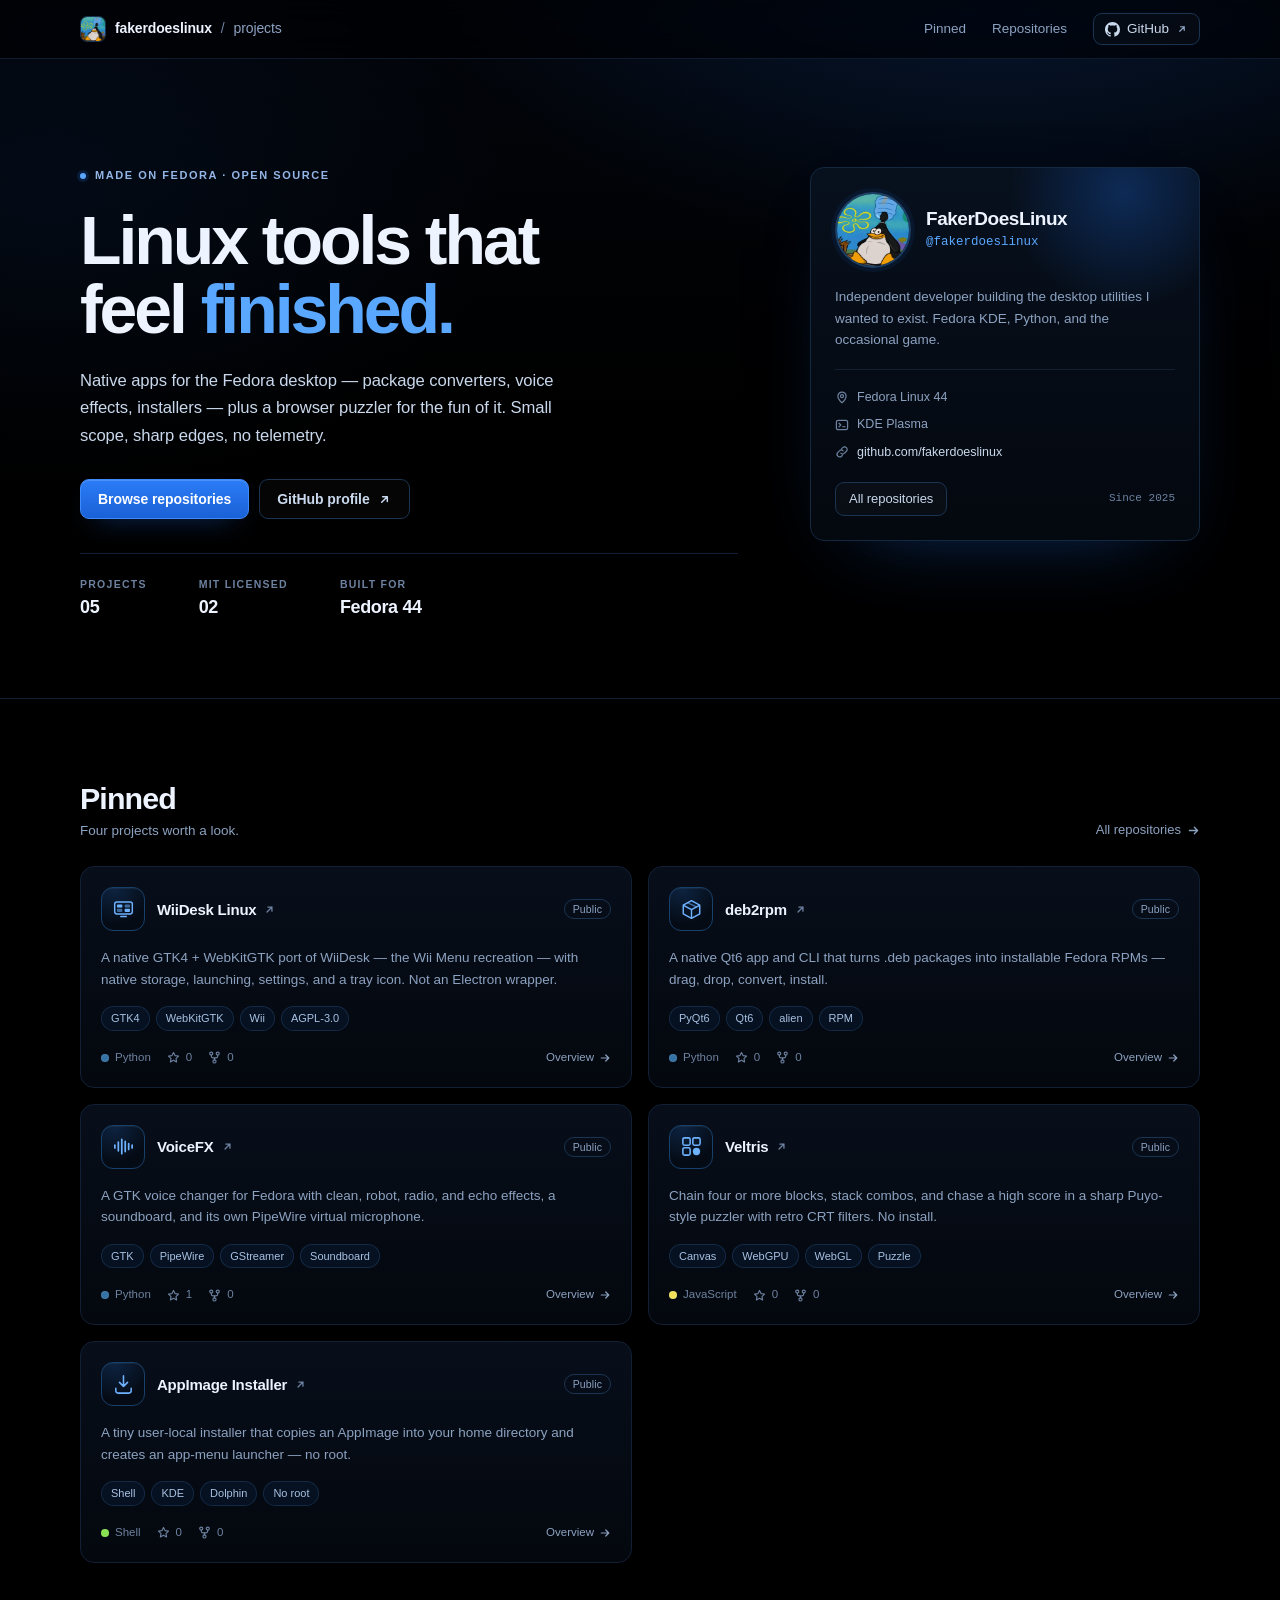
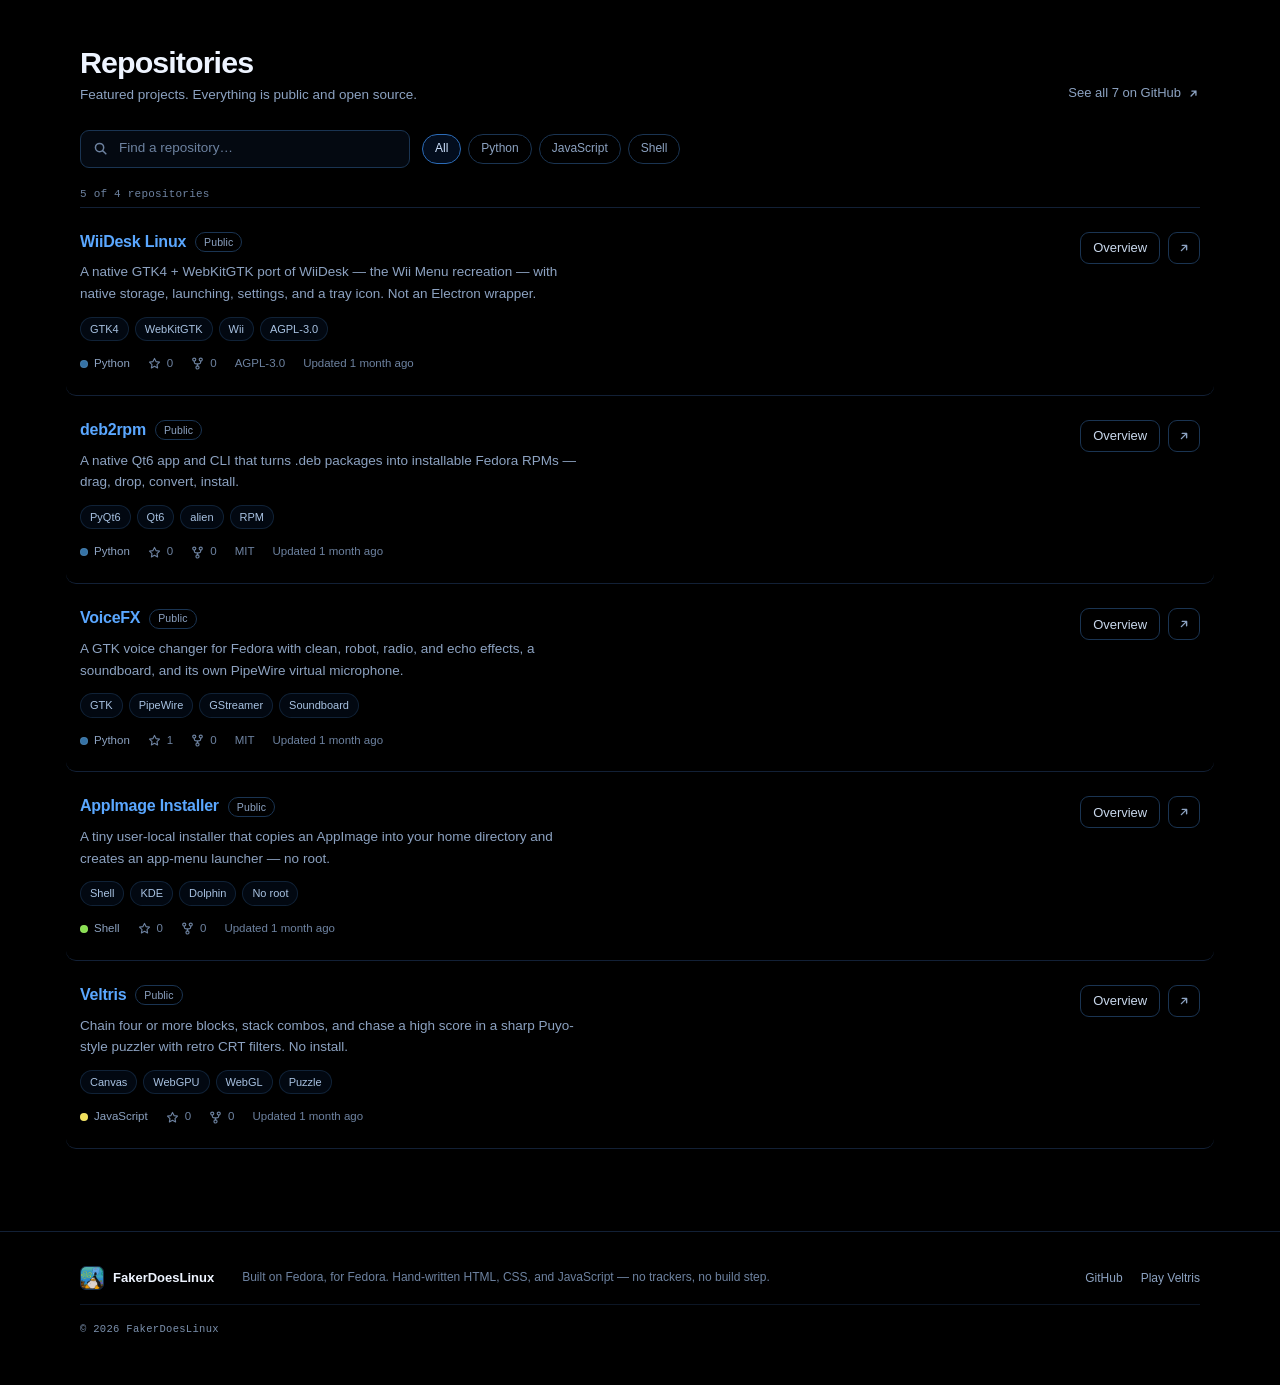
<file: index.html>
<!doctype html>
<html lang="en" class="no-js">
<head>
  <meta charset="utf-8">
  <meta name="viewport" content="width=device-width, initial-scale=1">
  <title>FakerDoesLinux — Linux tools, built natively</title>
  <meta name="description" content="Native apps for the Fedora desktop: a Debian-to-RPM converter, PipeWire voice effects, an AppImage installer, and a browser puzzler. Open source, no telemetry.">
  <meta name="theme-color" content="#000000">
  <meta name="color-scheme" content="dark">
  <meta property="og:type" content="website">
  <meta property="og:title" content="FakerDoesLinux — Linux tools, built natively">
  <meta property="og:description" content="Package converters, voice effects, installers, and a browser puzzler. Built on Fedora, for Fedora.">
  <meta property="og:image" content="assets/avatar.jpg">
  <link rel="icon" href="assets/favicon.svg" type="image/svg+xml">
  <link rel="stylesheet" href="assets/styles.css">
  <script>document.documentElement.classList.replace('no-js', 'js');</script>
</head>
<body>
  <a class="skip-link" href="#main">Skip to content</a>

  <!-- Icon sprite -->
  <svg xmlns="http://www.w3.org/2000/svg" class="sprite" aria-hidden="true" focusable="false">
    <symbol id="i-github" viewBox="0 0 16 16">
      <path fill="currentColor" d="M8 0C3.58 0 0 3.58 0 8c0 3.54 2.29 6.53 5.47 7.59.4.07.55-.17.55-.38 0-.19-.01-.82-.01-1.49-2.01.37-2.53-.49-2.69-.94-.09-.23-.48-.94-.82-1.13-.28-.15-.68-.52-.01-.53.63-.01 1.08.58 1.23.82.72 1.21 1.87.87 2.33.66.07-.52.28-.87.51-1.07-1.78-.2-3.64-.89-3.64-3.95 0-.87.31-1.59.82-2.15-.08-.2-.36-1.02.08-2.12 0 0 .67-.21 2.2.82.64-.18 1.32-.27 2-.27.68 0 1.36.09 2 .27 1.53-1.04 2.2-.82 2.2-.82.44 1.1.16 1.92.08 2.12.51.56.82 1.27.82 2.15 0 3.07-1.87 3.75-3.65 3.95.29.25.54.73.54 1.48 0 1.07-.01 1.93-.01 2.2 0 .21.15.46.55.38A8.012 8.012 0 0 0 16 8c0-4.42-3.58-8-8-8Z"/>
    </symbol>
    <symbol id="i-arrow-right" viewBox="0 0 16 16">
      <path d="M3 8h10M9 4l4 4-4 4" fill="none" stroke="currentColor" stroke-width="1.6" stroke-linecap="round" stroke-linejoin="round"/>
    </symbol>
    <symbol id="i-arrow-up-right" viewBox="0 0 16 16">
      <path d="M5 11 11 5M6 5h5v5" fill="none" stroke="currentColor" stroke-width="1.6" stroke-linecap="round" stroke-linejoin="round"/>
    </symbol>
    <symbol id="i-search" viewBox="0 0 16 16">
      <circle cx="7" cy="7" r="4.4" fill="none" stroke="currentColor" stroke-width="1.6"/>
      <path d="m10.4 10.4 3.3 3.3" fill="none" stroke="currentColor" stroke-width="1.6" stroke-linecap="round"/>
    </symbol>
    <symbol id="i-star" viewBox="0 0 16 16">
      <path d="m8 1.8 1.9 3.85 4.25.62-3.07 3 .72 4.23L8 11.5l-3.8 2 .72-4.23-3.07-3 4.25-.62L8 1.8Z" fill="none" stroke="currentColor" stroke-width="1.4" stroke-linejoin="round"/>
    </symbol>
    <symbol id="i-fork" viewBox="0 0 16 16">
      <circle cx="4" cy="3.2" r="1.9" fill="none" stroke="currentColor" stroke-width="1.4"/>
      <circle cx="12" cy="3.2" r="1.9" fill="none" stroke="currentColor" stroke-width="1.4"/>
      <circle cx="8" cy="12.8" r="1.9" fill="none" stroke="currentColor" stroke-width="1.4"/>
      <path d="M4 5.1v1.2c0 1.2 1 2.2 2.2 2.2h3.6c1.2 0 2.2-1 2.2-2.2V5.1M8 8.5v2.4" fill="none" stroke="currentColor" stroke-width="1.4" stroke-linecap="round"/>
    </symbol>
    <symbol id="i-copy" viewBox="0 0 16 16">
      <rect x="5.2" y="5.2" width="8.3" height="8.3" rx="1.8" fill="none" stroke="currentColor" stroke-width="1.4"/>
      <path d="M10.4 3.2v-.4c0-.66-.54-1.2-1.2-1.2H3.7c-.66 0-1.2.54-1.2 1.2v5.5c0 .66.54 1.2 1.2 1.2h.4" fill="none" stroke="currentColor" stroke-width="1.4" stroke-linecap="round"/>
    </symbol>
    <symbol id="i-check" viewBox="0 0 16 16">
      <path d="m3.2 8.4 3.1 3.1 6.5-6.9" fill="none" stroke="currentColor" stroke-width="1.8" stroke-linecap="round" stroke-linejoin="round"/>
    </symbol>
    <symbol id="i-close" viewBox="0 0 16 16">
      <path d="m4 4 8 8M12 4l-8 8" fill="none" stroke="currentColor" stroke-width="1.6" stroke-linecap="round"/>
    </symbol>
    <symbol id="i-clock" viewBox="0 0 16 16">
      <circle cx="8" cy="8" r="6.2" fill="none" stroke="currentColor" stroke-width="1.4"/>
      <path d="M8 4.6V8l2.3 1.4" fill="none" stroke="currentColor" stroke-width="1.4" stroke-linecap="round"/>
    </symbol>
    <symbol id="i-pin" viewBox="0 0 16 16">
      <path d="M8 14.5s4.7-4.2 4.7-7.5A4.7 4.7 0 0 0 8 2.3 4.7 4.7 0 0 0 3.3 7c0 3.3 4.7 7.5 4.7 7.5Z" fill="none" stroke="currentColor" stroke-width="1.4" stroke-linejoin="round"/>
      <circle cx="8" cy="7" r="1.7" fill="none" stroke="currentColor" stroke-width="1.4"/>
    </symbol>
    <symbol id="i-terminal" viewBox="0 0 16 16">
      <rect x="1.6" y="2.6" width="12.8" height="10.8" rx="2" fill="none" stroke="currentColor" stroke-width="1.4"/>
      <path d="m4.6 6 2 2-2 2M8.7 10h2.8" fill="none" stroke="currentColor" stroke-width="1.4" stroke-linecap="round" stroke-linejoin="round"/>
    </symbol>
    <symbol id="i-link" viewBox="0 0 16 16">
      <path d="M6.7 9.3a3 3 0 0 0 4.2 0l1.8-1.8a3 3 0 1 0-4.2-4.2l-.8.8M9.3 6.7a3 3 0 0 0-4.2 0L3.3 8.5a3 3 0 1 0 4.2 4.3l.8-.8" fill="none" stroke="currentColor" stroke-width="1.4" stroke-linecap="round"/>
    </symbol>

    <!-- Project marks -->
    <symbol id="icon-wiidesk" viewBox="0 0 24 24">
      <rect x="2.8" y="4.2" width="18.4" height="12.4" rx="2.2" fill="none" stroke="currentColor" stroke-width="1.5"/>
      <rect x="5.2" y="6.8" width="5.6" height="3.2" rx="0.9" fill="currentColor"/>
      <rect x="13.2" y="6.8" width="5.6" height="3.2" rx="0.9" fill="currentColor" opacity=".55"/>
      <rect x="5.2" y="11.3" width="5.6" height="3.2" rx="0.9" fill="currentColor" opacity=".55"/>
      <rect x="13.2" y="11.3" width="5.6" height="3.2" rx="0.9" fill="currentColor"/>
      <rect x="8.4" y="18.4" width="7.2" height="1.8" rx="0.9" fill="currentColor"/>
    </symbol>
    <symbol id="icon-deb2rpm" viewBox="0 0 24 24">
      <path d="M12 2.8 20.6 7.5v9L12 21.2 3.4 16.5v-9L12 2.8Z" fill="none" stroke="currentColor" stroke-width="1.5" stroke-linejoin="round"/>
      <path d="m3.7 7.6 8.3 4.6 8.3-4.6M12 12.2v8.7" fill="none" stroke="currentColor" stroke-width="1.5" stroke-linejoin="round"/>
      <path d="M8.2 5.1 16.6 9" fill="none" stroke="currentColor" stroke-width="1.5" stroke-linecap="round" opacity=".55"/>
    </symbol>
    <symbol id="icon-voicefx" viewBox="0 0 24 24">
      <path d="M3 10.5v3M6.6 7.5v9M10.2 4.5v15M13.8 6.7v10.6M17.4 9v6M21 10.5v3" fill="none" stroke="currentColor" stroke-width="1.8" stroke-linecap="round"/>
    </symbol>
    <symbol id="icon-veltris" viewBox="0 0 24 24">
      <rect x="3" y="3" width="7.6" height="7.6" rx="1.8" fill="none" stroke="currentColor" stroke-width="1.6"/>
      <rect x="13.4" y="3" width="7.6" height="7.6" rx="1.8" fill="none" stroke="currentColor" stroke-width="1.6"/>
      <rect x="3" y="13.4" width="7.6" height="7.6" rx="1.8" fill="none" stroke="currentColor" stroke-width="1.6"/>
      <rect x="13.4" y="13.4" width="7.6" height="7.6" rx="3.8" fill="currentColor"/>
    </symbol>
    <symbol id="icon-appimage" viewBox="0 0 24 24">
      <path d="M12 3v11m0 0 4.2-4.2M12 14 7.8 9.8" fill="none" stroke="currentColor" stroke-width="1.6" stroke-linecap="round" stroke-linejoin="round"/>
      <path d="M4 16v2.6A2.4 2.4 0 0 0 6.4 21h11.2a2.4 2.4 0 0 0 2.4-2.4V16" fill="none" stroke="currentColor" stroke-width="1.6" stroke-linecap="round"/>
    </symbol>
  </svg>

  <header class="site-header">
    <div class="wrap header-inner">
      <a class="brand" href="#top">
        <img class="brand-avatar" src="assets/avatar.jpg" alt="" width="26" height="26">
        <span class="brand-name">fakerdoeslinux</span>
        <span class="brand-sep" aria-hidden="true">/</span>
        <span class="brand-sub">projects</span>
      </a>
      <nav class="nav" aria-label="Primary">
        <a href="#pinned">Pinned</a>
        <a href="#repositories">Repositories</a>
        <a class="nav-github" href="https://github.com/fakerdoeslinux" target="_blank" rel="noopener">
          <svg class="icon" aria-hidden="true"><use href="#i-github"/></svg>
          GitHub
          <svg class="icon icon-ext" aria-hidden="true"><use href="#i-arrow-up-right"/></svg>
        </a>
      </nav>
    </div>
  </header>

  <main id="main">
    <section class="hero" id="top">
      <div class="wrap hero-grid">
        <div class="hero-copy">
          <p class="eyebrow"><span class="pulse" aria-hidden="true"></span>Made on Fedora · open source</p>
          <h1>Linux tools that feel <span class="accent">finished.</span></h1>
          <p class="lede">Native apps for the Fedora desktop — package converters, voice effects, installers — plus a browser puzzler for the fun of it. Small scope, sharp edges, no telemetry.</p>
          <div class="hero-actions">
            <a class="btn btn-primary" href="#repositories">Browse repositories</a>
            <a class="btn btn-ghost" href="https://github.com/fakerdoeslinux" target="_blank" rel="noopener">
              GitHub profile
              <svg class="icon" aria-hidden="true"><use href="#i-arrow-up-right"/></svg>
            </a>
          </div>
          <dl class="hero-stats">
            <div><dt>Projects</dt><dd data-stat="projects">04</dd></div>
            <div><dt>MIT licensed</dt><dd data-stat="mit">02</dd></div>
            <div><dt>Built for</dt><dd>Fedora 44</dd></div>
          </dl>
        </div>

        <aside class="profile-card reveal" aria-label="Profile">
          <div class="profile-top">
            <img class="avatar" src="assets/avatar.jpg" alt="FakerDoesLinux" width="88" height="88">
            <div class="profile-id">
              <h2 class="profile-name">FakerDoesLinux</h2>
              <p class="profile-handle">@fakerdoeslinux</p>
            </div>
          </div>
          <p class="profile-bio">Independent developer building the desktop utilities I wanted to exist. Fedora KDE, Python, and the occasional game.</p>
          <ul class="profile-meta">
            <li><svg class="icon" aria-hidden="true"><use href="#i-pin"/></svg>Fedora Linux 44</li>
            <li><svg class="icon" aria-hidden="true"><use href="#i-terminal"/></svg>KDE Plasma</li>
            <li><a href="https://github.com/fakerdoeslinux" target="_blank" rel="noopener"><svg class="icon" aria-hidden="true"><use href="#i-link"/></svg>github.com/fakerdoeslinux</a></li>
          </ul>
          <div class="profile-foot">
            <a class="btn btn-small" href="https://github.com/fakerdoeslinux?tab=repositories" target="_blank" rel="noopener">All repositories</a>
            <span class="profile-since">Since 2025</span>
          </div>
        </aside>
      </div>
    </section>

    <section class="section" id="pinned">
      <div class="wrap">
        <header class="section-head">
          <div>
            <h2>Pinned</h2>
            <p>Four projects worth a look.</p>
          </div>
          <a class="link-arrow" href="#repositories">All repositories
            <svg class="icon" aria-hidden="true"><use href="#i-arrow-right"/></svg>
          </a>
        </header>
        <div class="pin-grid" id="pin-grid"></div>
        <noscript>
          <p class="noscript">The interactive project list needs JavaScript. You can still browse every project on <a href="https://github.com/fakerdoeslinux?tab=repositories">GitHub</a>.</p>
        </noscript>
      </div>
    </section>

    <section class="section section-repos" id="repositories">
      <div class="wrap">
        <header class="section-head">
          <div>
            <h2>Repositories</h2>
            <p>Featured projects. Everything is public and open source.</p>
          </div>
          <a class="link-arrow" href="https://github.com/fakerdoeslinux?tab=repositories" target="_blank" rel="noopener">See all 7 on GitHub
            <svg class="icon" aria-hidden="true"><use href="#i-arrow-up-right"/></svg>
          </a>
        </header>

        <div class="repo-toolbar">
          <label class="search">
            <svg class="icon" aria-hidden="true"><use href="#i-search"/></svg>
            <input id="repo-search" type="search" placeholder="Find a repository…" aria-label="Find a repository" autocomplete="off" spellcheck="false">
          </label>
          <div class="chips" id="lang-filters" role="group" aria-label="Filter by language"></div>
        </div>

        <p class="result-line" aria-live="polite"><span id="repo-count">4</span> of 4 repositories</p>
        <ul class="repo-list" id="repo-list"></ul>
        <div class="empty" id="empty-state" hidden>
          <p>No repositories match that search.</p>
          <button class="btn btn-quiet" type="button" id="clear-filters">Clear filters</button>
        </div>
      </div>
    </section>
  </main>

  <footer class="site-footer">
    <div class="wrap footer-inner">
      <div class="footer-brand">
        <img src="assets/avatar.jpg" alt="" width="24" height="24">
        <span>FakerDoesLinux</span>
      </div>
      <p class="footer-note">Built on Fedora, for Fedora. Hand-written HTML, CSS, and JavaScript — no trackers, no build step.</p>
      <nav class="footer-links" aria-label="Elsewhere">
        <a href="https://github.com/fakerdoeslinux" target="_blank" rel="noopener">GitHub</a>
        <a href="https://fakerhog15.github.io/veltris/" target="_blank" rel="noopener">Play Veltris</a>
      </nav>
      <p class="footer-copy">© <span id="year">2026</span> FakerDoesLinux</p>
    </div>
  </footer>

  <dialog class="repo-dialog" id="repo-dialog" aria-labelledby="dlg-title">
    <div class="dialog-inner" id="dialog-content"></div>
  </dialog>

  <script src="assets/data.js" defer></script>
  <script src="assets/app.js" defer></script>
</body>
</html>
</file>
<file: assets/styles.css>
/* ==========================================================================
   BlackOnBlue — FakerDoesLinux project site
   Black base, navy surfaces, one electric-blue accent.
   ========================================================================== */

:root {
  color-scheme: dark;

  --black: #000000;
  --bg: #02050b;
  --panel: #050a13;
  --panel-2: #070f1c;

  --line: #122036;
  --line-2: #1a3452;
  --line-3: #244d7b;

  --ink: #eef4ff;
  --ink-2: #c9d8ec;
  --muted: #8ca2c1;
  --faint: #6d82a0;

  --blue: #1f6feb;
  --blue-hi: #5aa7ff;
  --blue-pale: #cfe3ff;
  --blue-soft: rgba(31, 111, 235, 0.12);
  --blue-line: rgba(90, 167, 255, 0.24);

  --radius: 14px;
  --radius-sm: 9px;
  --ease: cubic-bezier(0.22, 0.68, 0.24, 1);

  --font: ui-sans-serif, -apple-system, BlinkMacSystemFont, "SF Pro Text",
    "Segoe UI Variable Text", "Segoe UI", Roboto, "Helvetica Neue", Arial,
    "Noto Sans", sans-serif;
  --mono: ui-monospace, "SF Mono", "JetBrains Mono", "Cascadia Code", Menlo,
    Consolas, "Liberation Mono", monospace;
}

*,
*::before,
*::after {
  box-sizing: border-box;
}

* {
  margin: 0;
}

html {
  scroll-behavior: smooth;
  scrollbar-color: var(--line-2) transparent;
}

section[id] {
  scroll-margin-top: 76px;
}

body {
  min-height: 100svh;
  background: var(--black);
  color: var(--ink);
  font-family: var(--font);
  font-size: 16px;
  line-height: 1.55;
  -webkit-font-smoothing: antialiased;
  text-rendering: optimizeLegibility;
  overflow-x: hidden;
}

body::before {
  content: "";
  position: fixed;
  inset: 0;
  z-index: -1;
  background:
    radial-gradient(920px 540px at 78% -10%, rgba(31, 111, 235, 0.2), transparent 66%),
    radial-gradient(660px 420px at 4% 22%, rgba(31, 111, 235, 0.07), transparent 70%),
    linear-gradient(180deg, #02050b 0%, #000 46%, #000 100%);
}

body.dialog-open {
  overflow: hidden;
}

::selection {
  background: var(--blue);
  color: #fff;
}

img {
  display: block;
  max-width: 100%;
  height: auto;
}

a {
  color: inherit;
  text-decoration: none;
}

button,
input {
  font: inherit;
  color: inherit;
}

button {
  cursor: pointer;
}

ul,
ol,
dl {
  list-style: none;
  padding: 0;
}

:focus-visible {
  outline: 2px solid var(--blue-hi);
  outline-offset: 3px;
  border-radius: 4px;
}

[hidden] {
  display: none !important;
}

.sprite {
  position: absolute;
  width: 0;
  height: 0;
  overflow: hidden;
}

.wrap {
  width: min(1120px, calc(100% - 48px));
  margin-inline: auto;
}

.icon {
  display: block;
  width: 16px;
  height: 16px;
  flex: none;
}

.skip-link {
  position: fixed;
  top: 10px;
  left: 10px;
  z-index: 100;
  padding: 8px 14px;
  border-radius: var(--radius-sm);
  background: var(--blue);
  color: #fff;
  font-size: 13px;
  font-weight: 600;
  transform: translateY(-160%);
  transition: transform 0.2s var(--ease);
}

.skip-link:focus-visible {
  transform: none;
}

/* ---------- Header ------------------------------------------------------ */

.site-header {
  position: sticky;
  top: 0;
  z-index: 40;
  border-bottom: 1px solid rgba(18, 32, 54, 0.85);
  background: rgba(0, 0, 0, 0.66);
  -webkit-backdrop-filter: blur(16px) saturate(150%);
  backdrop-filter: blur(16px) saturate(150%);
}

.header-inner {
  display: flex;
  align-items: center;
  justify-content: space-between;
  gap: 24px;
  height: 58px;
}

.brand {
  display: inline-flex;
  align-items: center;
  gap: 9px;
  min-width: 0;
  font-size: 14px;
  letter-spacing: -0.01em;
  color: var(--ink);
}

.brand-avatar {
  width: 26px;
  height: 26px;
  border-radius: 7px;
  border: 1px solid var(--line-2);
  object-fit: cover;
  flex: none;
}

.brand-name {
  font-weight: 600;
}

.brand-sep {
  color: var(--faint);
}

.brand-sub {
  color: var(--muted);
}

.nav {
  display: flex;
  align-items: center;
  gap: 26px;
  font-size: 13.5px;
}

.nav > a {
  color: var(--muted);
  transition: color 0.18s var(--ease);
}

.nav > a:hover {
  color: var(--ink);
}

.nav-github {
  display: inline-flex;
  align-items: center;
  gap: 7px;
  height: 32px;
  padding: 0 11px;
  border: 1px solid var(--line-2);
  border-radius: var(--radius-sm);
  background: rgba(255, 255, 255, 0.02);
  color: var(--ink-2) !important;
  font-weight: 500;
  transition: border-color 0.18s var(--ease), background 0.18s var(--ease),
    color 0.18s var(--ease);
}

.nav-github:hover {
  border-color: var(--blue-line);
  background: var(--blue-soft);
  color: #fff !important;
}

.nav-github .icon {
  width: 15px;
  height: 15px;
}

.nav-github .icon-ext {
  width: 12px;
  height: 12px;
  color: var(--muted);
}

/* ---------- Hero -------------------------------------------------------- */

.hero {
  padding: clamp(58px, 9vw, 108px) 0 clamp(44px, 6vw, 76px);
  border-bottom: 1px solid var(--line);
}

.hero-grid {
  display: grid;
  grid-template-columns: minmax(0, 1.35fr) minmax(300px, 0.8fr);
  align-items: start;
  gap: clamp(36px, 6vw, 72px);
}

.eyebrow {
  display: flex;
  align-items: center;
  gap: 9px;
  margin-bottom: 22px;
  color: #93b6e6;
  font-size: 11px;
  font-weight: 600;
  letter-spacing: 0.14em;
  text-transform: uppercase;
}

.pulse {
  width: 6px;
  height: 6px;
  border-radius: 50%;
  background: var(--blue-hi);
  box-shadow: 0 0 0 3px rgba(31, 111, 235, 0.18);
}

h1 {
  max-width: 15ch;
  font-size: clamp(2.55rem, 5.6vw, 4.25rem);
  font-weight: 600;
  line-height: 1.02;
  letter-spacing: -0.045em;
  text-wrap: balance;
}

h1 .accent {
  color: var(--blue-hi);
}

.lede {
  max-width: 55ch;
  margin-top: 22px;
  color: var(--ink-2);
  font-size: clamp(1rem, 1.3vw, 1.075rem);
  line-height: 1.65;
  letter-spacing: -0.005em;
}

.hero-actions {
  display: flex;
  flex-wrap: wrap;
  gap: 10px;
  margin-top: 30px;
}

.hero-stats {
  display: flex;
  flex-wrap: wrap;
  gap: clamp(26px, 5vw, 52px);
  margin-top: 34px;
  padding-top: 22px;
  border-top: 1px solid var(--line);
}

.hero-stats dt {
  margin-bottom: 2px;
  color: var(--faint);
  font-size: 10.5px;
  font-weight: 600;
  letter-spacing: 0.12em;
  text-transform: uppercase;
}

.hero-stats dd {
  color: var(--ink);
  font-size: 18px;
  font-weight: 600;
  letter-spacing: -0.02em;
}

/* ---------- Buttons ----------------------------------------------------- */

.btn {
  display: inline-flex;
  align-items: center;
  justify-content: center;
  gap: 7px;
  height: 40px;
  padding: 0 17px;
  border: 1px solid transparent;
  border-radius: var(--radius-sm);
  font-size: 14px;
  font-weight: 600;
  letter-spacing: -0.005em;
  line-height: 1;
  white-space: nowrap;
  cursor: pointer;
  transition: transform 0.16s var(--ease), background 0.18s var(--ease),
    border-color 0.18s var(--ease), color 0.18s var(--ease),
    box-shadow 0.18s var(--ease);
}

.btn:active {
  transform: translateY(1px);
}

.btn .icon {
  width: 15px;
  height: 15px;
}

.btn-primary {
  border-color: #3d8bfd;
  background: linear-gradient(180deg, #2b7cf7, #1a61d6);
  color: #fff;
  box-shadow: inset 0 1px 0 rgba(255, 255, 255, 0.16),
    0 10px 28px -16px rgba(31, 111, 235, 0.95);
}

.btn-primary:hover {
  background: linear-gradient(180deg, #3888ff, #1f6feb);
  box-shadow: inset 0 1px 0 rgba(255, 255, 255, 0.2),
    0 14px 34px -16px rgba(31, 111, 235, 1);
}

.btn-ghost {
  border-color: var(--line-2);
  background: rgba(255, 255, 255, 0.02);
  color: var(--ink-2);
}

.btn-ghost:hover {
  border-color: var(--blue-line);
  background: var(--blue-soft);
  color: #fff;
}

.btn-quiet {
  height: 32px;
  padding: 0 12px;
  border-color: var(--line-2);
  background: transparent;
  color: var(--ink-2);
  font-size: 13px;
  font-weight: 500;
}

.btn-quiet:hover {
  border-color: var(--blue-line);
  background: var(--blue-soft);
  color: #fff;
}

.btn-small {
  height: 34px;
  padding: 0 13px;
  border-color: var(--line-2);
  background: rgba(255, 255, 255, 0.02);
  color: var(--ink-2);
  font-size: 13px;
  font-weight: 500;
}

.btn-small:hover {
  border-color: var(--blue-line);
  background: var(--blue-soft);
  color: #fff;
}

/* ---------- Profile card ------------------------------------------------ */

.profile-card {
  position: relative;
  padding: 24px;
  border: 1px solid #142840;
  border-radius: var(--radius);
  background: linear-gradient(180deg, #07101d 0%, #04080f 100%);
  box-shadow: 0 30px 80px -50px rgba(31, 111, 235, 0.55);
  overflow: hidden;
}

.profile-card::before {
  content: "";
  position: absolute;
  top: -90px;
  right: -40px;
  width: 230px;
  height: 230px;
  border-radius: 50%;
  background: radial-gradient(closest-side, rgba(31, 111, 235, 0.28), transparent);
  pointer-events: none;
}

.profile-top {
  position: relative;
  display: flex;
  align-items: center;
  gap: 15px;
}

.avatar {
  width: 76px;
  height: 76px;
  border-radius: 50%;
  border: 2px solid #1d3f66;
  object-fit: cover;
  box-shadow: 0 0 0 4px rgba(31, 111, 235, 0.08);
}

.profile-name {
  font-size: 19px;
  font-weight: 600;
  letter-spacing: -0.025em;
  line-height: 1.2;
}

.profile-handle {
  margin-top: 2px;
  color: var(--blue-hi);
  font-family: var(--mono);
  font-size: 12.5px;
}

.profile-bio {
  position: relative;
  margin-top: 18px;
  color: var(--muted);
  font-size: 13.5px;
  line-height: 1.6;
}

.profile-meta {
  position: relative;
  display: grid;
  gap: 8px;
  margin-top: 18px;
  padding-top: 18px;
  border-top: 1px solid var(--line);
  color: var(--muted);
  font-size: 12.5px;
}

.profile-meta li,
.profile-meta a {
  display: flex;
  align-items: center;
  gap: 8px;
}

.profile-meta .icon {
  width: 14px;
  height: 14px;
  color: var(--faint);
}

.profile-meta a {
  color: var(--ink-2);
  transition: color 0.18s var(--ease);
}

.profile-meta a:hover {
  color: var(--blue-hi);
}

.profile-foot {
  position: relative;
  display: flex;
  align-items: center;
  justify-content: space-between;
  gap: 12px;
  margin-top: 20px;
}

.profile-since {
  color: var(--faint);
  font-family: var(--mono);
  font-size: 11px;
}

/* ---------- Sections ---------------------------------------------------- */

.section {
  padding: clamp(44px, 6.5vw, 82px) 0;
}

.section-repos {
  padding-top: 0;
}

.section-head {
  display: flex;
  align-items: flex-end;
  justify-content: space-between;
  gap: 20px;
  margin-bottom: 24px;
}

.section-head h2 {
  font-size: clamp(1.5rem, 2.6vw, 1.9rem);
  font-weight: 600;
  letter-spacing: -0.03em;
  line-height: 1.15;
}

.section-head p {
  margin-top: 5px;
  color: var(--muted);
  font-size: 13.5px;
}

.link-arrow {
  display: inline-flex;
  align-items: center;
  gap: 6px;
  padding-bottom: 2px;
  color: var(--muted);
  font-size: 13px;
  white-space: nowrap;
  transition: color 0.18s var(--ease), gap 0.18s var(--ease);
}

.link-arrow .icon {
  width: 13px;
  height: 13px;
}

.link-arrow:hover {
  gap: 9px;
  color: var(--blue-hi);
}

.noscript {
  padding: 18px;
  border: 1px solid var(--line-2);
  border-radius: var(--radius-sm);
  color: var(--muted);
  font-size: 13.5px;
}

.noscript a {
  color: var(--blue-hi);
}

/* ---------- Pinned cards ------------------------------------------------ */

.repo-mark {
  display: grid;
  place-items: center;
  flex: none;
  width: 44px;
  height: 44px;
  border: 1px solid #17406b;
  border-radius: 12px;
  background: radial-gradient(120% 120% at 30% 0%, #0d2442 0%, #050b15 72%);
  color: #6fb2ff;
  box-shadow: inset 0 1px 0 rgba(255, 255, 255, 0.05);
}

.repo-mark svg {
  width: 23px;
  height: 23px;
}

.repo-mark.lg {
  width: 52px;
  height: 52px;
  border-radius: 14px;
}

.repo-mark.lg svg {
  width: 27px;
  height: 27px;
}

.pin-grid {
  display: grid;
  grid-template-columns: repeat(2, minmax(0, 1fr));
  gap: 16px;
}

.pin-card {
  display: flex;
  flex-direction: column;
  min-height: 206px;
  padding: 20px;
  border: 1px solid var(--line);
  border-radius: var(--radius);
  background: linear-gradient(180deg, rgba(8, 16, 29, 0.9), rgba(4, 8, 15, 0.92));
  cursor: pointer;
  transition: transform 0.22s var(--ease), border-color 0.22s var(--ease),
    box-shadow 0.22s var(--ease), background 0.22s var(--ease);
}

.pin-card:hover {
  transform: translateY(-2px);
  border-color: #1f4671;
  background: linear-gradient(180deg, rgba(10, 22, 40, 0.95), rgba(4, 9, 17, 0.95));
  box-shadow: 0 22px 50px -34px rgba(31, 111, 235, 0.85);
}

.pin-head {
  display: flex;
  align-items: center;
  gap: 12px;
}

.pin-head .badge {
  margin-left: auto;
}

.pin-title {
  display: flex;
  align-items: center;
  gap: 7px;
  min-width: 0;
  font-size: 15px;
  font-weight: 600;
  letter-spacing: -0.015em;
}

.pin-title .icon {
  width: 13px;
  height: 13px;
  color: var(--faint);
  transition: color 0.18s var(--ease), transform 0.18s var(--ease);
}

.pin-title:hover {
  color: var(--blue-hi);
}

.pin-title:hover .icon {
  color: var(--blue-hi);
  transform: translate(1px, -1px);
}

.badge {
  display: inline-flex;
  align-items: center;
  height: 20px;
  padding: 0 8px;
  border: 1px solid var(--line-2);
  border-radius: 999px;
  color: var(--muted);
  font-size: 10.5px;
  font-weight: 500;
  letter-spacing: 0.01em;
  white-space: nowrap;
}

.pin-desc {
  margin-top: 16px;
  color: var(--muted);
  font-size: 13.5px;
  line-height: 1.6;
}

.tags {
  display: flex;
  flex-wrap: wrap;
  gap: 6px;
  margin-top: 16px;
}

.tags li {
  padding: 3px 9px;
  border: 1px solid rgba(90, 167, 255, 0.16);
  border-radius: 999px;
  background: rgba(31, 111, 235, 0.07);
  color: #a8c2e2;
  font-size: 11px;
  line-height: 1.5;
}

.pin-foot {
  display: flex;
  align-items: center;
  gap: 16px;
  margin-top: auto;
  padding-top: 18px;
  color: var(--faint);
  font-size: 11.5px;
}

.lang,
.stat {
  display: inline-flex;
  align-items: center;
  gap: 6px;
  white-space: nowrap;
}

.lang i {
  width: 8px;
  height: 8px;
  border-radius: 50%;
  background: var(--dot, var(--muted));
  box-shadow: 0 0 0 1px rgba(255, 255, 255, 0.08) inset;
}

.stat .icon {
  width: 13px;
  height: 13px;
}

.pin-open {
  display: inline-flex;
  align-items: center;
  gap: 5px;
  margin-left: auto;
  padding: 0;
  border: 0;
  background: none;
  color: var(--muted);
  font-size: 11.5px;
  font-weight: 500;
  transition: color 0.18s var(--ease);
}

.pin-open .icon {
  width: 12px;
  height: 12px;
}

.pin-open:hover {
  color: var(--blue-hi);
}

/* ---------- Repository toolbar ----------------------------------------- */

.repo-toolbar {
  display: flex;
  align-items: center;
  gap: 12px;
  margin-bottom: 18px;
}

.search {
  display: flex;
  align-items: center;
  gap: 9px;
  width: min(330px, 100%);
  height: 38px;
  padding: 0 12px;
  border: 1px solid var(--line-2);
  border-radius: var(--radius-sm);
  background: #040911;
  transition: border-color 0.18s var(--ease), box-shadow 0.18s var(--ease);
}

.search:focus-within {
  border-color: #2c6cb8;
  box-shadow: 0 0 0 3px rgba(31, 111, 235, 0.16);
}

.search .icon {
  width: 15px;
  height: 15px;
  color: var(--faint);
}

.search input {
  width: 100%;
  min-width: 0;
  border: 0;
  outline: 0;
  background: transparent;
  color: var(--ink);
  font-size: 13.5px;
}

.search input::placeholder {
  color: var(--faint);
}

.search input::-webkit-search-cancel-button {
  -webkit-appearance: none;
  appearance: none;
}

.chips {
  display: flex;
  flex-wrap: wrap;
  gap: 7px;
}

.chip {
  height: 30px;
  padding: 0 12px;
  border: 1px solid var(--line-2);
  border-radius: 999px;
  background: transparent;
  color: var(--muted);
  font-size: 12px;
  font-weight: 500;
  transition: border-color 0.18s var(--ease), background 0.18s var(--ease),
    color 0.18s var(--ease);
}

.chip:hover {
  border-color: var(--blue-line);
  color: var(--ink);
}

.chip[aria-pressed="true"] {
  border-color: #2c6cb8;
  background: var(--blue-soft);
  color: var(--blue-pale);
}

.result-line {
  margin-bottom: 4px;
  color: var(--faint);
  font-family: var(--mono);
  font-size: 11px;
  letter-spacing: 0.02em;
}

/* ---------- Repository rows -------------------------------------------- */

.repo-list {
  border-top: 1px solid var(--line);
}

.repo-row {
  display: flex;
  align-items: flex-start;
  justify-content: space-between;
  gap: 28px;
  padding: 22px 14px;
  margin-inline: -14px;
  border-bottom: 1px solid var(--line);
  border-radius: 10px;
  transition: background 0.18s var(--ease);
}

.repo-row:hover {
  background: rgba(31, 111, 235, 0.045);
}

.repo-main {
  min-width: 0;
}

.repo-title-row {
  display: flex;
  align-items: center;
  flex-wrap: wrap;
  gap: 9px;
}

.repo-name {
  color: var(--blue-hi);
  font-size: 16px;
  font-weight: 600;
  letter-spacing: -0.015em;
  transition: color 0.18s var(--ease);
}

.repo-name:hover {
  color: #9ccbff;
  text-decoration: underline;
  text-underline-offset: 3px;
}

.repo-desc {
  max-width: 68ch;
  margin-top: 7px;
  color: var(--muted);
  font-size: 13.5px;
  line-height: 1.6;
}

.repo-row .tags {
  margin-top: 12px;
}

.repo-meta {
  display: flex;
  flex-wrap: wrap;
  align-items: center;
  gap: 18px;
  margin-top: 14px;
  color: var(--faint);
  font-size: 11.5px;
}

.repo-meta .lang {
  color: var(--muted);
}

.repo-actions {
  display: flex;
  align-items: center;
  gap: 8px;
  padding-top: 2px;
  flex: none;
}

.icon-btn {
  display: inline-flex;
  align-items: center;
  justify-content: center;
  width: 32px;
  height: 32px;
  border: 1px solid var(--line-2);
  border-radius: var(--radius-sm);
  background: transparent;
  color: var(--muted);
  transition: border-color 0.18s var(--ease), background 0.18s var(--ease),
    color 0.18s var(--ease);
}

.icon-btn .icon {
  width: 14px;
  height: 14px;
}

.icon-btn:hover {
  border-color: var(--blue-line);
  background: var(--blue-soft);
  color: #fff;
}

.empty {
  padding: 44px 20px;
  border: 1px dashed var(--line-2);
  border-radius: var(--radius);
  text-align: center;
}

.empty p {
  color: var(--muted);
  font-size: 14px;
}

.empty .btn {
  margin-top: 14px;
}

/* ---------- Footer ------------------------------------------------------ */

.site-footer {
  padding: 34px 0 48px;
  border-top: 1px solid var(--line);
}

.footer-inner {
  display: flex;
  align-items: center;
  flex-wrap: wrap;
  gap: 14px 28px;
}

.footer-brand {
  display: inline-flex;
  align-items: center;
  gap: 9px;
  font-size: 13px;
  font-weight: 600;
}

.footer-brand img {
  width: 24px;
  height: 24px;
  border-radius: 6px;
  border: 1px solid var(--line-2);
  object-fit: cover;
}

.footer-note {
  flex: 1 1 300px;
  color: var(--faint);
  font-size: 12px;
  line-height: 1.6;
}

.footer-links {
  display: flex;
  gap: 18px;
  color: var(--muted);
  font-size: 12px;
}

.footer-links a {
  transition: color 0.18s var(--ease);
}

.footer-links a:hover {
  color: var(--blue-hi);
}

.footer-copy {
  width: 100%;
  padding-top: 16px;
  border-top: 1px solid rgba(18, 32, 54, 0.7);
  color: #7b90ad;
  font-family: var(--mono);
  font-size: 10.5px;
  letter-spacing: 0.03em;
}

/* ---------- Repository dialog ------------------------------------------- */

.repo-dialog {
  width: min(760px, calc(100vw - 32px));
  max-height: min(86svh, 920px);
  margin: auto;
  padding: 0;
  border: 1px solid #1b3a63;
  border-radius: 18px;
  background: #04080f;
  color: var(--ink);
  box-shadow: 0 50px 140px -30px #000;
  overflow: auto;
  overscroll-behavior: contain;
  scrollbar-width: thin;
  scrollbar-color: var(--line-2) transparent;
}

.repo-dialog::backdrop {
  background: rgba(0, 0, 0, 0.72);
  -webkit-backdrop-filter: blur(6px);
  backdrop-filter: blur(6px);
}

.repo-dialog[open] {
  animation: dialog-in 0.26s var(--ease);
}

@keyframes dialog-in {
  from {
    opacity: 0;
    transform: translateY(10px) scale(0.985);
  }
}

.dialog-inner {
  position: relative;
  padding: 28px 30px 34px;
}

.dlg-top {
  display: flex;
  align-items: flex-start;
  gap: 15px;
  padding-right: 30px;
}

.dlg-heading {
  min-width: 0;
  padding-top: 2px;
}

.dlg-path {
  margin-bottom: 3px;
  color: var(--faint);
  font-family: var(--mono);
  font-size: 11.5px;
  overflow-wrap: anywhere;
}

.dlg-heading h2 {
  font-size: clamp(1.45rem, 3vw, 1.8rem);
  font-weight: 600;
  letter-spacing: -0.03em;
  line-height: 1.15;
  overflow-wrap: anywhere;
}

.dlg-close {
  position: absolute;
  top: 20px;
  right: 20px;
  width: 30px;
  height: 30px;
  border-color: transparent;
  background: transparent;
}

.dlg-close:hover {
  border-color: var(--line-2);
  background: rgba(255, 255, 255, 0.04);
}

.dlg-tagline {
  margin-top: 18px;
  color: var(--ink);
  font-size: 16px;
  font-weight: 500;
  letter-spacing: -0.012em;
  line-height: 1.5;
  text-wrap: balance;
}

.dlg-badges {
  display: flex;
  flex-wrap: wrap;
  align-items: center;
  gap: 8px 16px;
  margin-top: 14px;
  padding-bottom: 20px;
  border-bottom: 1px solid var(--line);
  color: var(--faint);
  font-size: 11.5px;
}

.dlg-badges li {
  display: inline-flex;
  align-items: center;
  gap: 6px;
}

.dlg-about {
  margin-top: 20px;
  color: var(--muted);
  font-size: 13.5px;
  line-height: 1.7;
}

.dlg-actions {
  display: flex;
  flex-wrap: wrap;
  gap: 9px;
  margin-top: 22px;
}

.dlg-actions .btn-quiet {
  height: 40px;
  padding: 0 14px;
  font-size: 13px;
}

.dialog-inner h3 {
  margin-top: 28px;
  margin-bottom: 12px;
  color: var(--ink);
  font-size: 12px;
  font-weight: 600;
  letter-spacing: 0.1em;
  text-transform: uppercase;
}

.checks {
  display: grid;
  gap: 8px;
}

.checks li {
  position: relative;
  padding-left: 19px;
  color: var(--ink-2);
  font-size: 13.5px;
  line-height: 1.55;
}

.checks li::before {
  content: "";
  position: absolute;
  top: 0.52em;
  left: 2px;
  width: 6px;
  height: 6px;
  border-radius: 50%;
  background: var(--blue-hi);
  box-shadow: 0 0 0 3px rgba(31, 111, 235, 0.14);
}

.code-block {
  position: relative;
  border: 1px solid var(--line-2);
  border-radius: var(--radius-sm);
  background: #03070d;
  overflow: hidden;
}

.code-block pre {
  margin: 0;
  padding: 14px 96px 14px 15px;
  overflow-x: auto;
  color: var(--blue-pale);
  font-family: var(--mono);
  font-size: 12px;
  line-height: 1.7;
  white-space: pre;
  scrollbar-width: thin;
  scrollbar-color: var(--line-2) transparent;
}

.code-copy {
  position: absolute;
  top: 8px;
  right: 8px;
  display: inline-flex;
  align-items: center;
  gap: 5px;
  height: 26px;
  padding: 0 9px;
  border: 1px solid var(--line-2);
  border-radius: 7px;
  background: #07101c;
  color: var(--muted);
  font-size: 10.5px;
  font-weight: 500;
  transition: border-color 0.18s var(--ease), color 0.18s var(--ease);
}

.code-copy .icon {
  width: 12px;
  height: 12px;
}

.code-copy:hover {
  border-color: var(--blue-line);
  color: #fff;
}

.code-copy.is-done {
  border-color: rgba(90, 167, 255, 0.5);
  color: var(--blue-hi);
}

.note {
  margin-top: 12px;
  padding-left: 12px;
  border-left: 2px solid var(--line-3);
  color: var(--faint);
  font-size: 12px;
  line-height: 1.65;
}

.facts {
  display: grid;
  grid-template-columns: repeat(3, minmax(0, 1fr));
  gap: 14px;
  padding: 16px;
  border: 1px solid var(--line);
  border-radius: var(--radius-sm);
  background: rgba(8, 16, 29, 0.5);
}

.facts dt {
  margin-bottom: 3px;
  color: var(--faint);
  font-size: 10px;
  font-weight: 600;
  letter-spacing: 0.1em;
  text-transform: uppercase;
}

.facts dd {
  color: var(--ink-2);
  font-size: 12.5px;
  overflow-wrap: anywhere;
}

.facts dd code {
  font-family: var(--mono);
  font-size: 11.5px;
  color: var(--blue-pale);
}

.facts dd a:hover {
  color: var(--blue-hi);
}

.dlg-topic-label {
  margin-top: 16px;
  color: var(--faint);
  font-size: 10px;
  font-weight: 600;
  letter-spacing: 0.1em;
  text-transform: uppercase;
}

.dialog-inner .tags {
  margin-top: 8px;
}

/* ---------- 404 --------------------------------------------------------- */

.notfound {
  display: grid;
  place-items: center;
  min-height: 100svh;
  padding: 40px 24px;
  text-align: center;
}

.notfound-inner {
  max-width: 460px;
}

.notfound-code {
  color: var(--blue);
  font-family: var(--mono);
  font-size: 13px;
  letter-spacing: 0.16em;
}

.notfound h1 {
  max-width: none;
  margin-top: 12px;
  font-size: clamp(2rem, 6vw, 3rem);
}

.notfound p {
  margin-top: 14px;
  color: var(--muted);
  font-size: 14px;
}

.notfound .btn {
  margin-top: 24px;
}

/* ---------- Motion ------------------------------------------------------ */

.js .reveal {
  opacity: 0;
  transform: translateY(10px);
  transition: opacity 0.65s var(--ease), transform 0.65s var(--ease);
  transition-delay: var(--delay, 0ms);
}

.js .reveal.in {
  opacity: 1;
  transform: none;
}

@media (prefers-reduced-motion: reduce) {
  html {
    scroll-behavior: auto;
  }

  *,
  *::before,
  *::after {
    animation-duration: 0.001ms !important;
    animation-iteration-count: 1 !important;
    transition-duration: 0.001ms !important;
  }

  .js .reveal {
    opacity: 1;
    transform: none;
  }
}

/* ---------- Responsive -------------------------------------------------- */

@media (max-width: 960px) {
  .hero-grid {
    grid-template-columns: minmax(0, 1fr);
    gap: 34px;
  }

  h1 {
    max-width: 18ch;
  }

  .profile-card {
    max-width: 520px;
  }

  .facts {
    grid-template-columns: repeat(2, minmax(0, 1fr));
  }
}

@media (max-width: 760px) {
  .wrap {
    width: calc(100% - 40px);
  }

  .pin-grid {
    grid-template-columns: minmax(0, 1fr);
  }

  .pin-card {
    min-height: 0;
  }

  .section-head {
    align-items: flex-start;
    flex-direction: column;
    gap: 10px;
  }

  .repo-toolbar {
    flex-direction: column;
    align-items: stretch;
  }

  .search {
    width: 100%;
  }

  .repo-row {
    flex-direction: column;
    gap: 14px;
  }

  .repo-actions {
    align-self: flex-start;
  }

  .dialog-inner {
    padding: 24px 20px 28px;
  }

  .dlg-close {
    top: 16px;
    right: 14px;
  }

  .dlg-top {
    padding-right: 22px;
  }
}

@media (max-width: 560px) {
  .nav > a:not(.nav-github) {
    display: none;
  }

  .brand-sub,
  .brand-sep {
    display: none;
  }

  .hero {
    padding-top: 44px;
  }

  .hero-stats {
    gap: 24px;
  }

  .hero-actions .btn {
    flex: 1 1 auto;
  }

  .facts {
    grid-template-columns: repeat(2, minmax(0, 1fr));
  }

  .footer-inner {
    flex-direction: column;
    align-items: flex-start;
    gap: 12px;
  }

  .footer-copy {
    width: 100%;
  }
}
</file>
